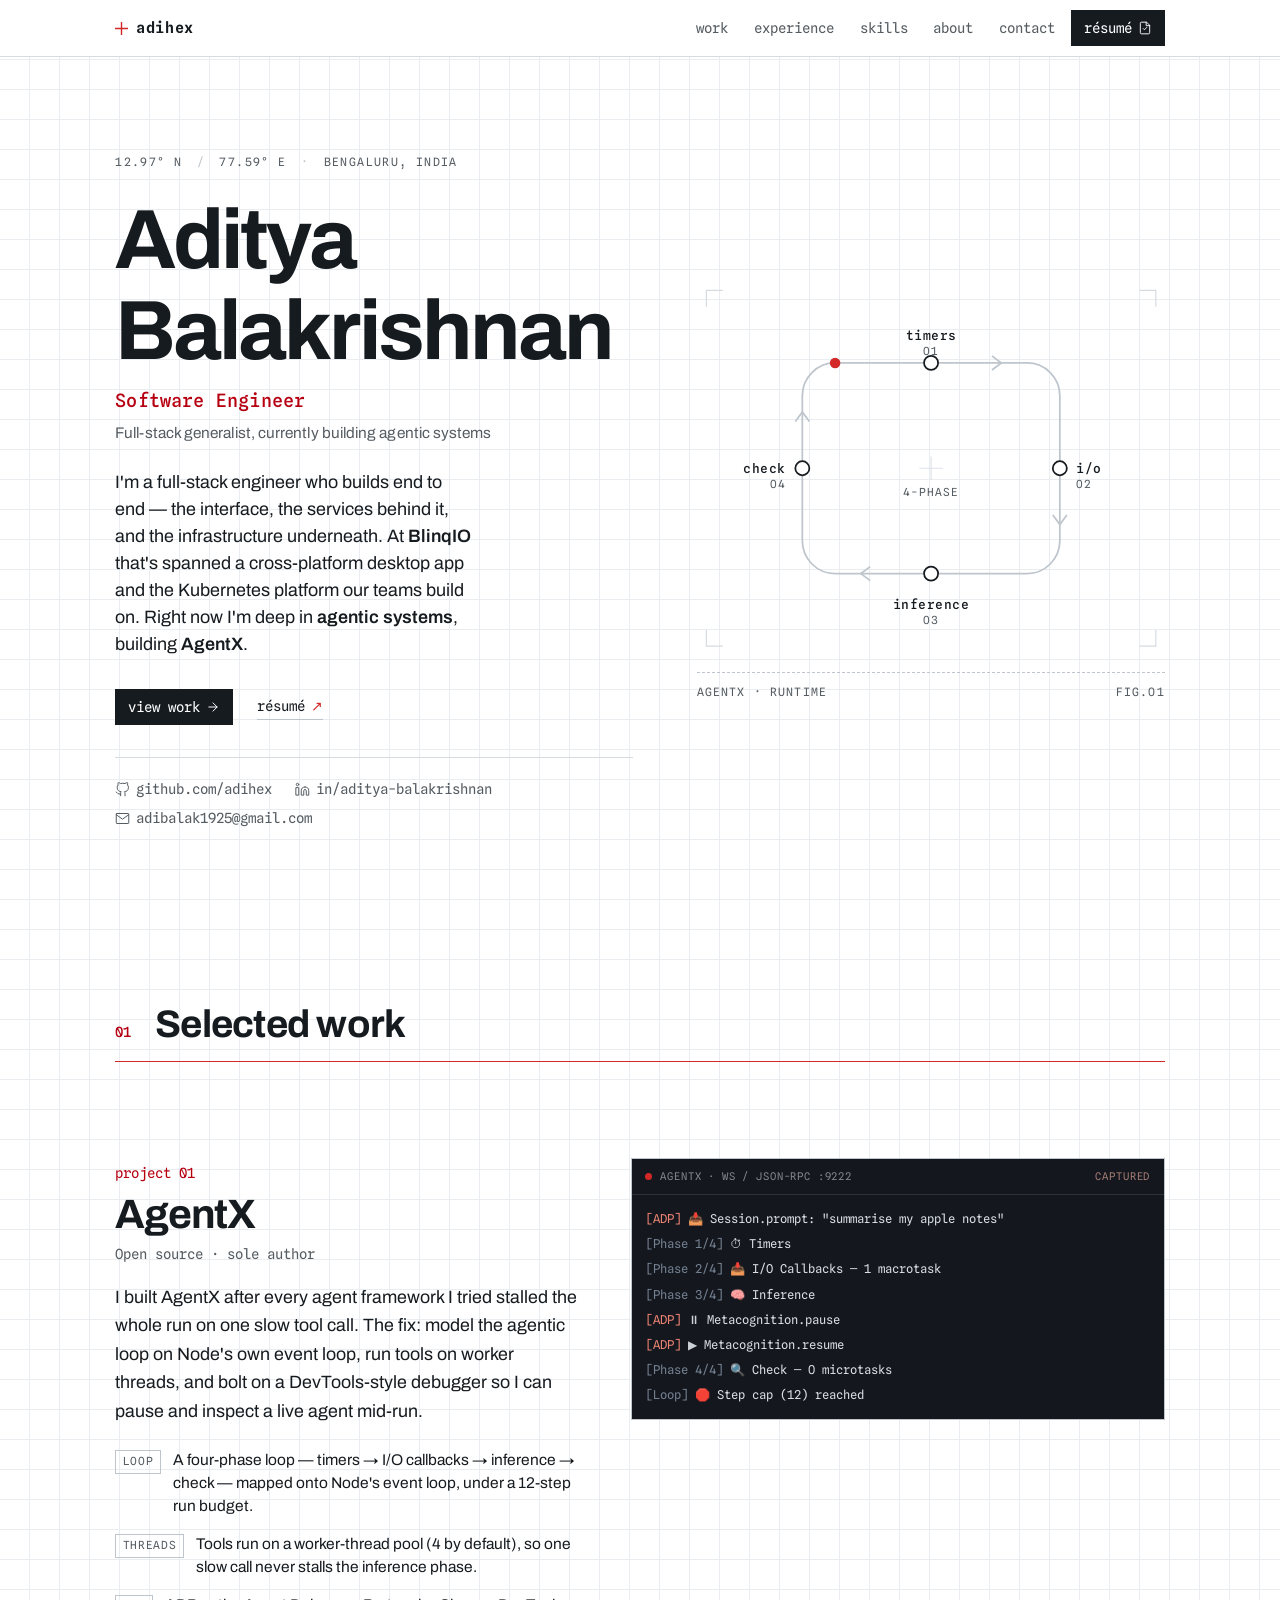
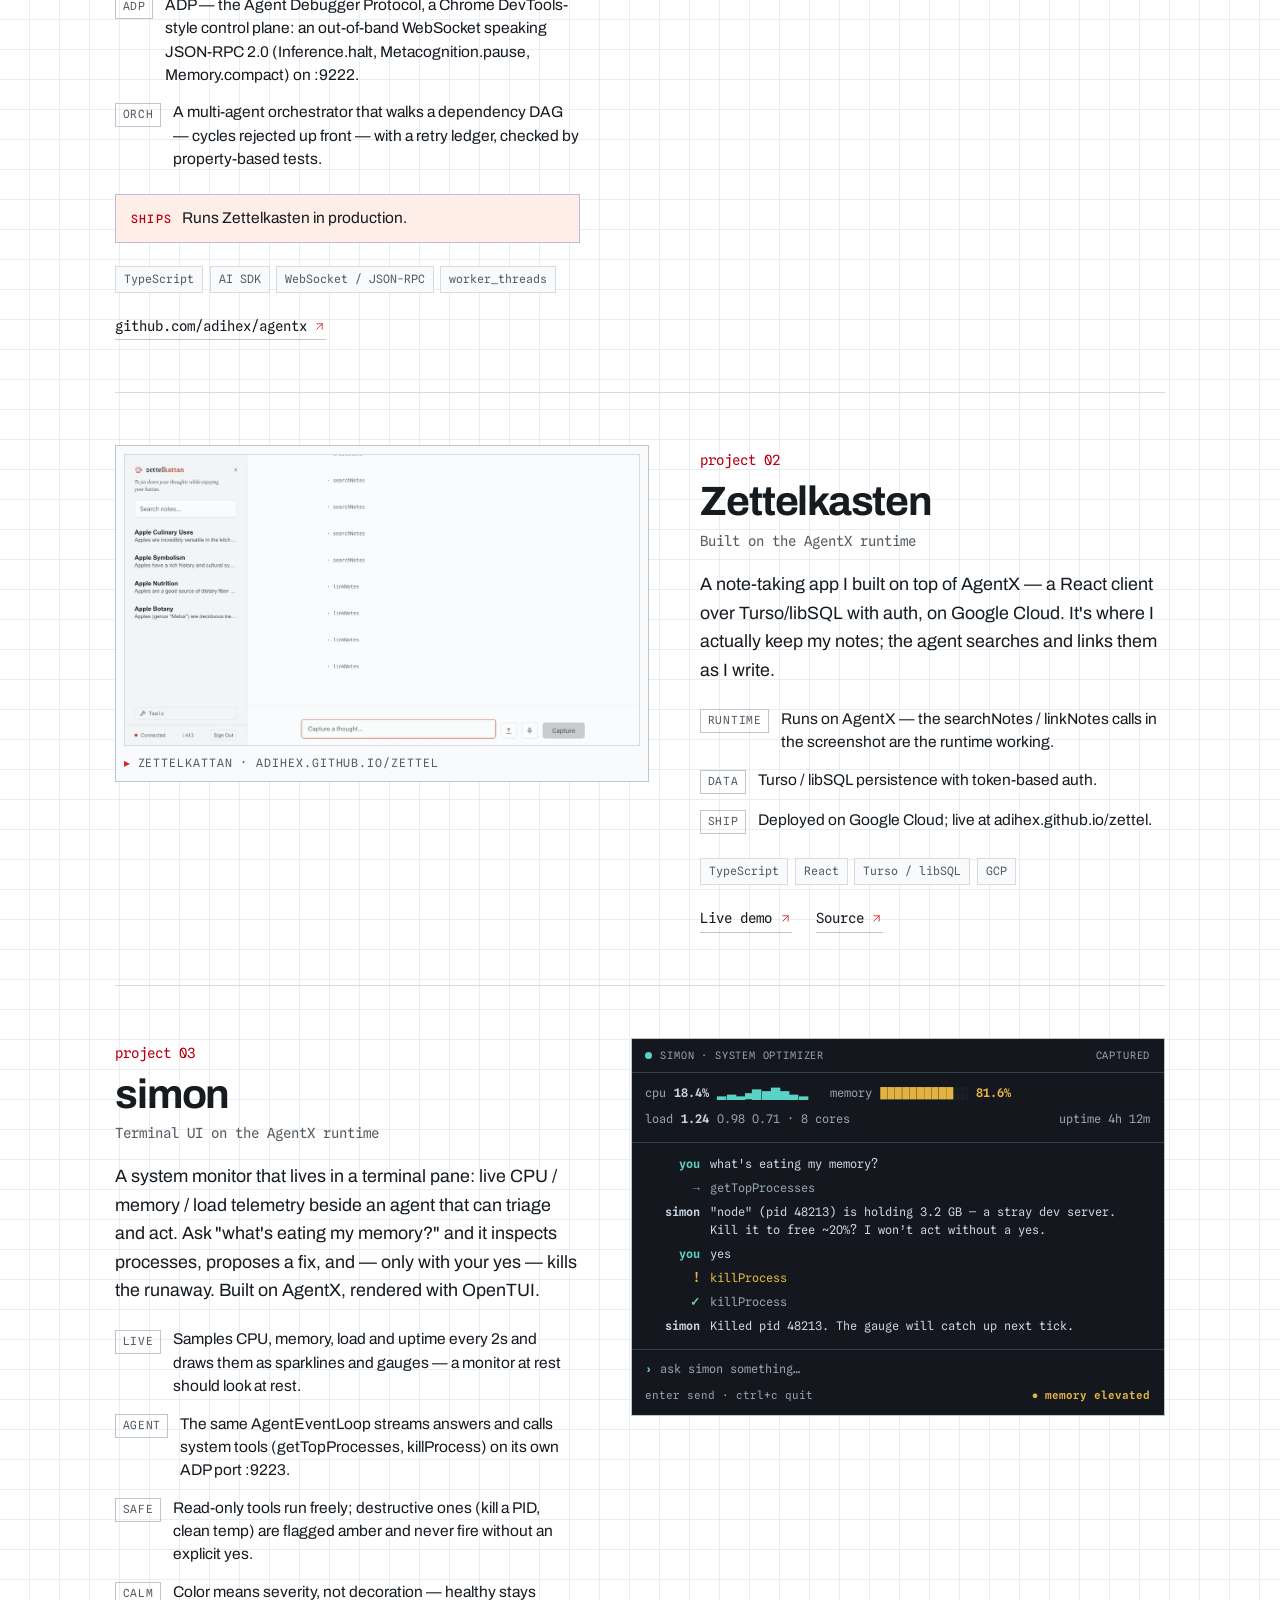
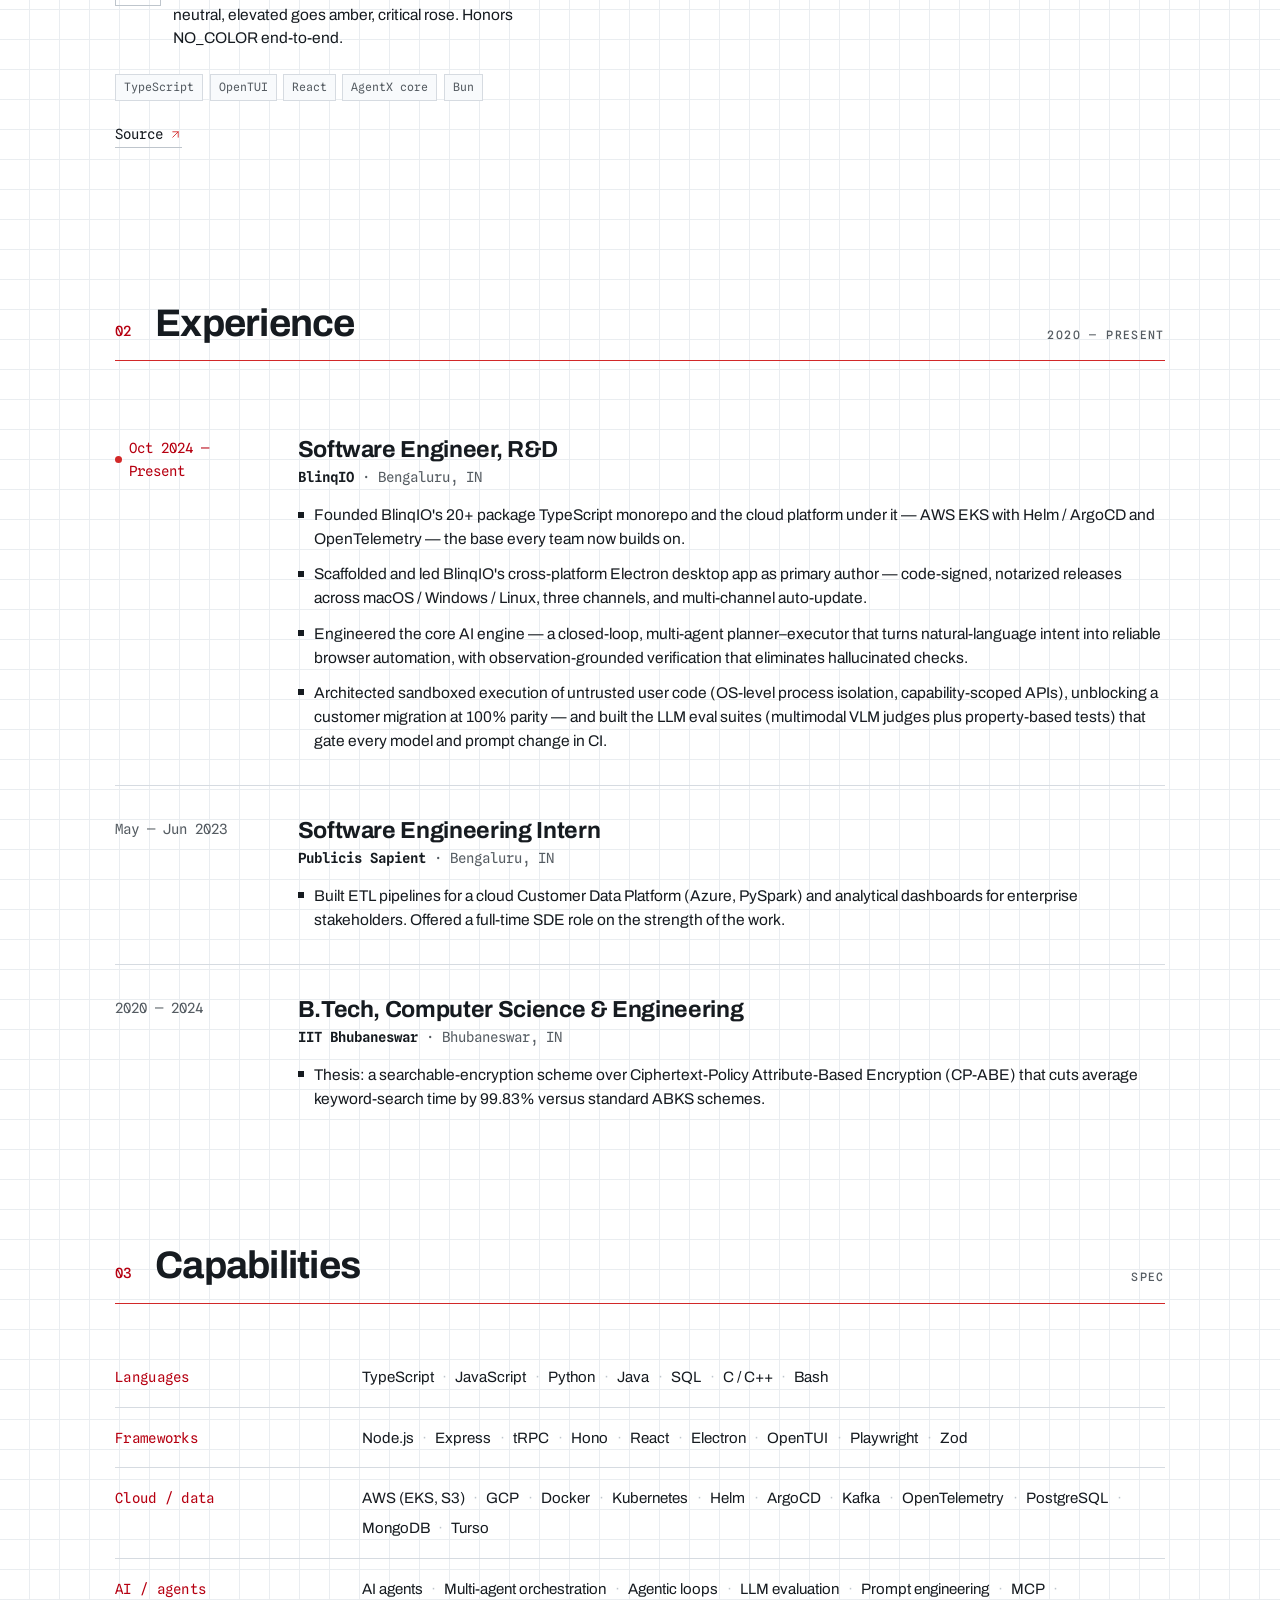
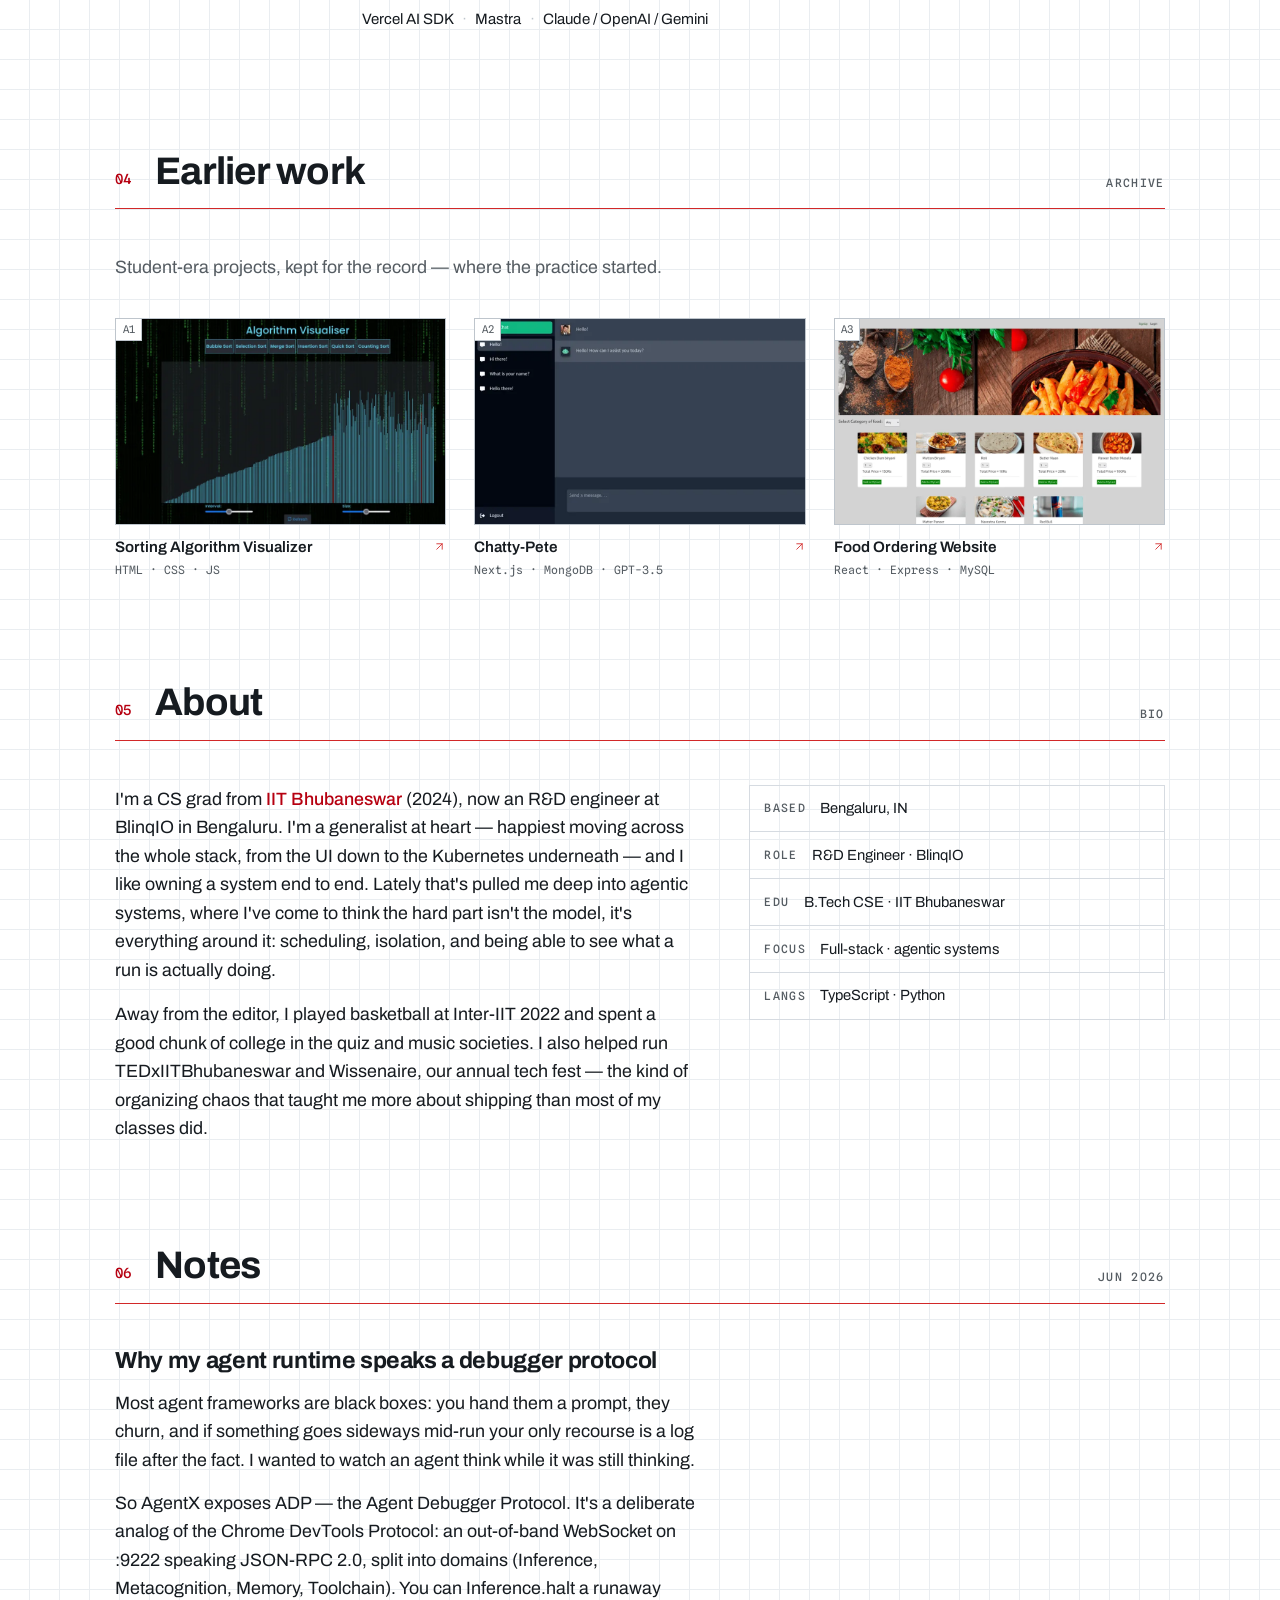
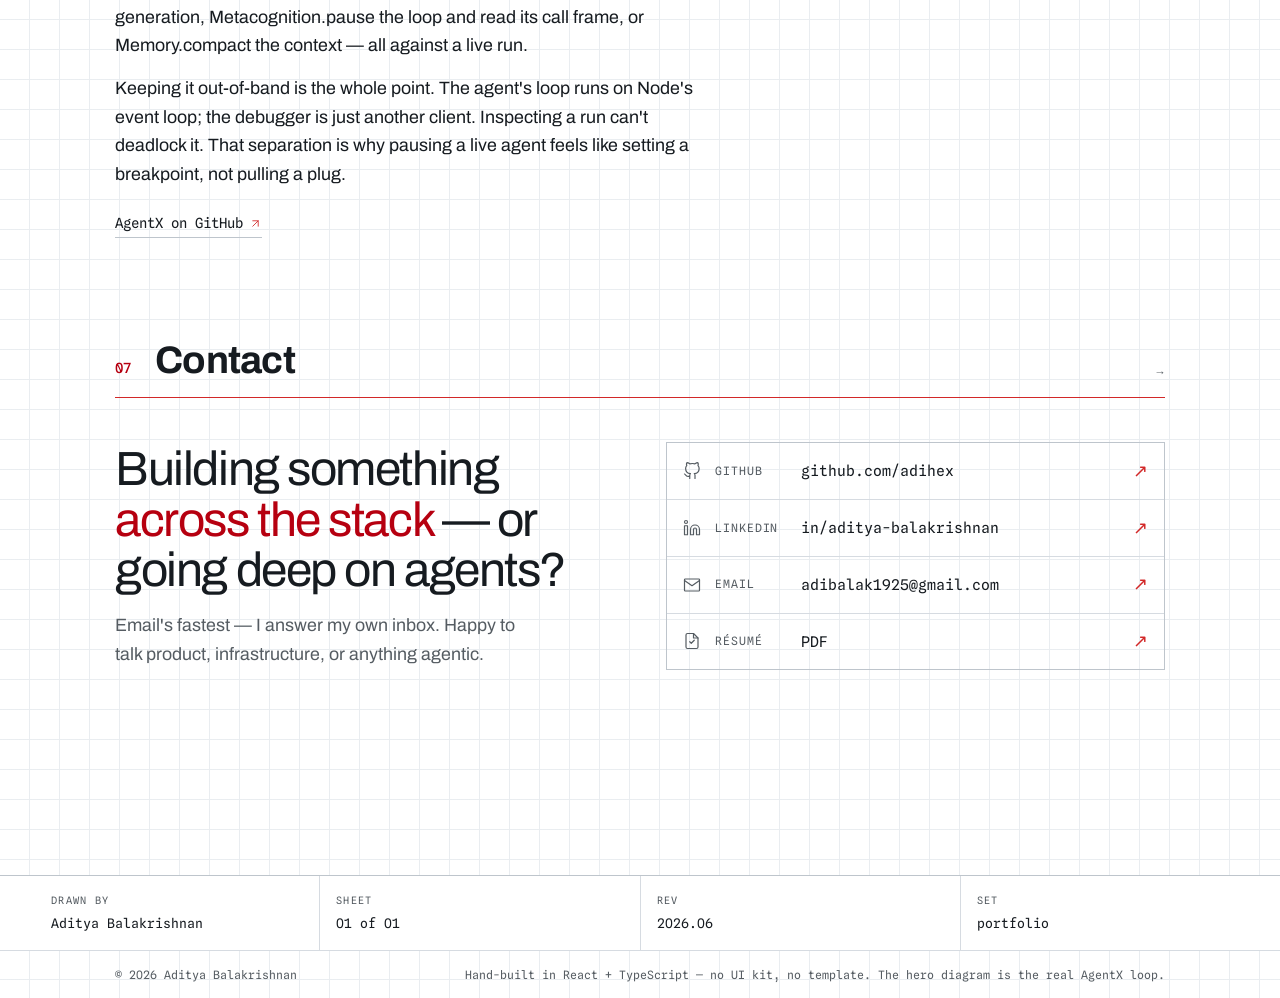
<file: index.html>
<!doctype html>
<html lang="en">
  <head>
    <meta charset="UTF-8" />
    <meta name="viewport" content="width=device-width, initial-scale=1.0" />
    <meta name="theme-color" content="#ffffff" />

    <title>Aditya Balakrishnan — Software Engineer</title>
    <meta
      name="description"
      content="Aditya Balakrishnan — full-stack software engineer and generalist, currently building agentic systems. R&D engineer at BlinqIO; author of AgentX, an event-driven agent runtime; CSE, IIT Bhubaneswar."
    />
    <link rel="canonical" href="https://adihex.github.io/" />
    <meta name="author" content="Aditya Balakrishnan" />

    <!-- Open Graph / social -->
    <meta property="og:type" content="website" />
    <meta property="og:url" content="https://adihex.github.io/" />
    <meta property="og:title" content="Aditya Balakrishnan — Software Engineer" />
    <meta
      property="og:description"
      content="Full-stack engineer who builds end to end — web, desktop, and the cloud platform underneath. Lately building agentic systems like AgentX. R&D at BlinqIO."
    />
    <meta property="og:image" content="https://adihex.github.io/og.png" />
    <meta name="twitter:card" content="summary_large_image" />
    <meta name="twitter:title" content="Aditya Balakrishnan — Software Engineer" />
    <meta
      name="twitter:description"
      content="Full-stack engineer who builds end to end — web, desktop, and the cloud platform underneath. Lately building agentic systems like AgentX. R&D at BlinqIO."
    />
    <meta name="twitter:image" content="https://adihex.github.io/og.png" />

    <!-- icons -->
    <link rel="icon" type="image/x-icon" href="/assets/favicon.ico" />
    <link rel="icon" type="image/svg+xml" href="/assets/favicon.svg" />
    <link rel="icon" type="image/png" sizes="32x32" href="/assets/favicon-32x32.png" />
    <link rel="icon" type="image/png" sizes="16x16" href="/assets/favicon-16x16.png" />
    <link rel="apple-touch-icon" sizes="180x180" href="/assets/apple-touch-icon.png" />
    <link rel="manifest" href="/assets/site.webmanifest" />

    <!-- fonts: Archivo (grotesque) + Spline Sans Mono (annotation) -->
    <link rel="preconnect" href="https://fonts.googleapis.com" />
    <link rel="preconnect" href="https://fonts.gstatic.com" crossorigin />
    <link
      href="https://fonts.googleapis.com/css2?family=Archivo:wght@400;500;600;700;800&family=Spline+Sans+Mono:wght@400;500;600&display=swap"
      rel="stylesheet"
    />
    <script type="module" crossorigin src="/assets/index-wzRD7kf2.js"></script>
    <link rel="stylesheet" crossorigin href="/assets/index-BJAtpOd6.css">
  </head>
  <body>
    <div id="root"></div>
  </body>
</html>
</file>
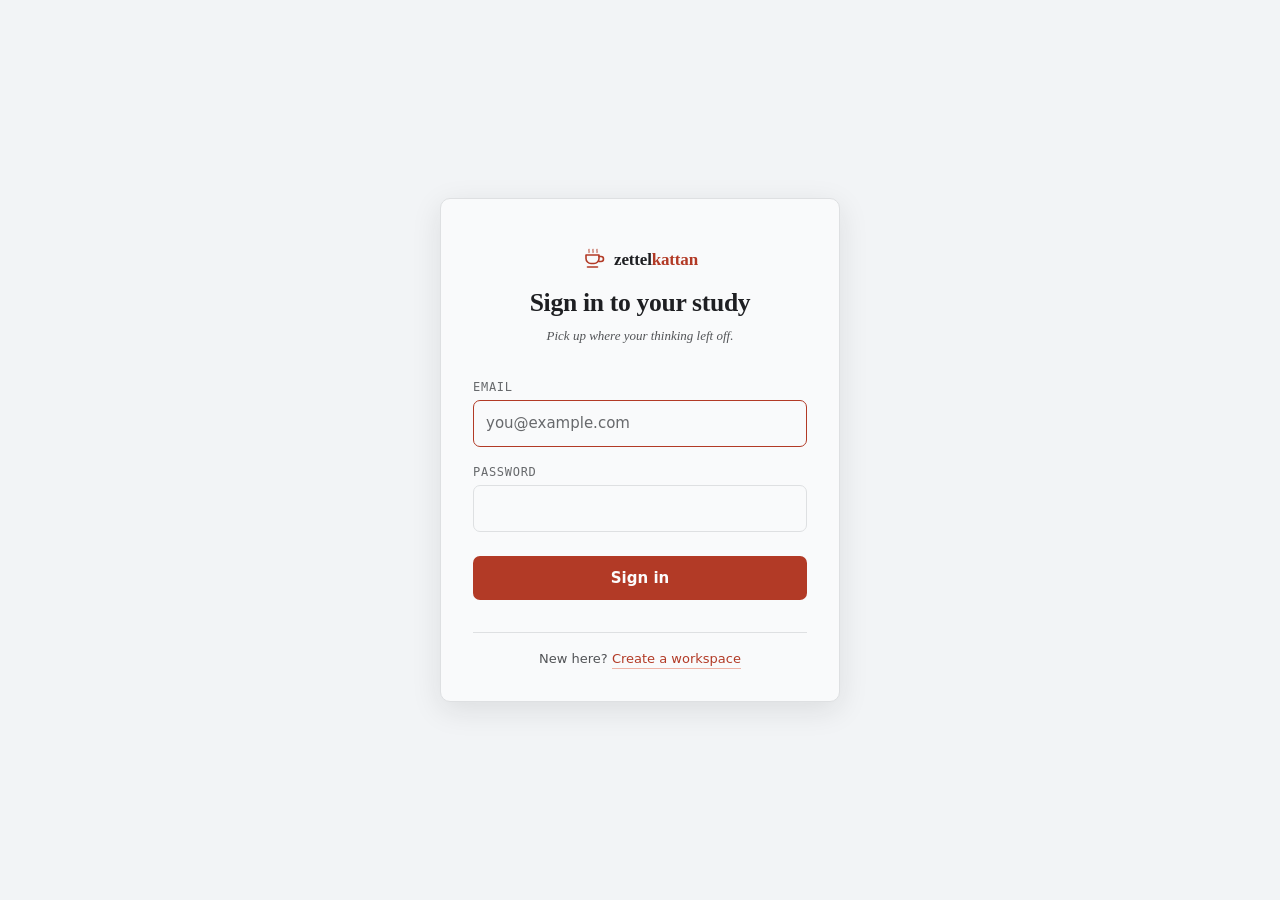
<file: zettel/index.html>
<!doctype html>
<html lang="en">
  <head>
    <meta charset="UTF-8" />
    <meta name="viewport" content="width=device-width, initial-scale=1.0" />
    <link rel="icon" type="image/svg+xml" href="/zettel/favicon.svg" />
    <title>Zettelkattan</title>
    <script type="module" crossorigin src="/zettel/assets/index-BbUwm7I8.js"></script>
    <link rel="stylesheet" crossorigin href="/zettel/assets/index-CHl9O_N4.css">
  </head>
  <body style="margin: 0; background: #fbfbfc">
    <div id="root"></div>
  </body>
</html>
</file>
<file: assets/index-BJAtpOd6.css>
*,:before,:after{--tw-border-spacing-x: 0;--tw-border-spacing-y: 0;--tw-translate-x: 0;--tw-translate-y: 0;--tw-rotate: 0;--tw-skew-x: 0;--tw-skew-y: 0;--tw-scale-x: 1;--tw-scale-y: 1;--tw-pan-x: ;--tw-pan-y: ;--tw-pinch-zoom: ;--tw-scroll-snap-strictness: proximity;--tw-gradient-from-position: ;--tw-gradient-via-position: ;--tw-gradient-to-position: ;--tw-ordinal: ;--tw-slashed-zero: ;--tw-numeric-figure: ;--tw-numeric-spacing: ;--tw-numeric-fraction: ;--tw-ring-inset: ;--tw-ring-offset-width: 0px;--tw-ring-offset-color: #fff;--tw-ring-color: rgb(59 130 246 / .5);--tw-ring-offset-shadow: 0 0 #0000;--tw-ring-shadow: 0 0 #0000;--tw-shadow: 0 0 #0000;--tw-shadow-colored: 0 0 #0000;--tw-blur: ;--tw-brightness: ;--tw-contrast: ;--tw-grayscale: ;--tw-hue-rotate: ;--tw-invert: ;--tw-saturate: ;--tw-sepia: ;--tw-drop-shadow: ;--tw-backdrop-blur: ;--tw-backdrop-brightness: ;--tw-backdrop-contrast: ;--tw-backdrop-grayscale: ;--tw-backdrop-hue-rotate: ;--tw-backdrop-invert: ;--tw-backdrop-opacity: ;--tw-backdrop-saturate: ;--tw-backdrop-sepia: ;--tw-contain-size: ;--tw-contain-layout: ;--tw-contain-paint: ;--tw-contain-style: }::backdrop{--tw-border-spacing-x: 0;--tw-border-spacing-y: 0;--tw-translate-x: 0;--tw-translate-y: 0;--tw-rotate: 0;--tw-skew-x: 0;--tw-skew-y: 0;--tw-scale-x: 1;--tw-scale-y: 1;--tw-pan-x: ;--tw-pan-y: ;--tw-pinch-zoom: ;--tw-scroll-snap-strictness: proximity;--tw-gradient-from-position: ;--tw-gradient-via-position: ;--tw-gradient-to-position: ;--tw-ordinal: ;--tw-slashed-zero: ;--tw-numeric-figure: ;--tw-numeric-spacing: ;--tw-numeric-fraction: ;--tw-ring-inset: ;--tw-ring-offset-width: 0px;--tw-ring-offset-color: #fff;--tw-ring-color: rgb(59 130 246 / .5);--tw-ring-offset-shadow: 0 0 #0000;--tw-ring-shadow: 0 0 #0000;--tw-shadow: 0 0 #0000;--tw-shadow-colored: 0 0 #0000;--tw-blur: ;--tw-brightness: ;--tw-contrast: ;--tw-grayscale: ;--tw-hue-rotate: ;--tw-invert: ;--tw-saturate: ;--tw-sepia: ;--tw-drop-shadow: ;--tw-backdrop-blur: ;--tw-backdrop-brightness: ;--tw-backdrop-contrast: ;--tw-backdrop-grayscale: ;--tw-backdrop-hue-rotate: ;--tw-backdrop-invert: ;--tw-backdrop-opacity: ;--tw-backdrop-saturate: ;--tw-backdrop-sepia: ;--tw-contain-size: ;--tw-contain-layout: ;--tw-contain-paint: ;--tw-contain-style: }*,:before,:after{box-sizing:border-box;border-width:0;border-style:solid;border-color:#e5e7eb}:before,:after{--tw-content: ""}html,:host{line-height:1.5;-webkit-text-size-adjust:100%;-moz-tab-size:4;-o-tab-size:4;tab-size:4;font-family:ui-sans-serif,system-ui,sans-serif,"Apple Color Emoji","Segoe UI Emoji",Segoe UI Symbol,"Noto Color Emoji";font-feature-settings:normal;font-variation-settings:normal;-webkit-tap-highlight-color:transparent}body{margin:0;line-height:inherit}hr{height:0;color:inherit;border-top-width:1px}abbr:where([title]){-webkit-text-decoration:underline dotted;text-decoration:underline dotted}h1,h2,h3,h4,h5,h6{font-size:inherit;font-weight:inherit}a{color:inherit;text-decoration:inherit}b,strong{font-weight:bolder}code,kbd,samp,pre{font-family:ui-monospace,SFMono-Regular,Menlo,Monaco,Consolas,Liberation Mono,Courier New,monospace;font-feature-settings:normal;font-variation-settings:normal;font-size:1em}small{font-size:80%}sub,sup{font-size:75%;line-height:0;position:relative;vertical-align:baseline}sub{bottom:-.25em}sup{top:-.5em}table{text-indent:0;border-color:inherit;border-collapse:collapse}button,input,optgroup,select,textarea{font-family:inherit;font-feature-settings:inherit;font-variation-settings:inherit;font-size:100%;font-weight:inherit;line-height:inherit;letter-spacing:inherit;color:inherit;margin:0;padding:0}button,select{text-transform:none}button,input:where([type=button]),input:where([type=reset]),input:where([type=submit]){-webkit-appearance:button;background-color:transparent;background-image:none}:-moz-focusring{outline:auto}:-moz-ui-invalid{box-shadow:none}progress{vertical-align:baseline}::-webkit-inner-spin-button,::-webkit-outer-spin-button{height:auto}[type=search]{-webkit-appearance:textfield;outline-offset:-2px}::-webkit-search-decoration{-webkit-appearance:none}::-webkit-file-upload-button{-webkit-appearance:button;font:inherit}summary{display:list-item}blockquote,dl,dd,h1,h2,h3,h4,h5,h6,hr,figure,p,pre{margin:0}fieldset{margin:0;padding:0}legend{padding:0}ol,ul,menu{list-style:none;margin:0;padding:0}dialog{padding:0}textarea{resize:vertical}input::-moz-placeholder,textarea::-moz-placeholder{opacity:1;color:#9ca3af}input::placeholder,textarea::placeholder{opacity:1;color:#9ca3af}button,[role=button]{cursor:pointer}:disabled{cursor:default}img,svg,video,canvas,audio,iframe,embed,object{display:block;vertical-align:middle}img,video{max-width:100%;height:auto}[hidden]:where(:not([hidden=until-found])){display:none}.container{width:100%}@media (min-width: 640px){.container{max-width:640px}}@media (min-width: 768px){.container{max-width:768px}}@media (min-width: 1024px){.container{max-width:1024px}}@media (min-width: 1280px){.container{max-width:1280px}}@media (min-width: 1536px){.container{max-width:1536px}}.visible{visibility:visible}.static{position:static}.transform{transform:translate(var(--tw-translate-x),var(--tw-translate-y)) rotate(var(--tw-rotate)) skew(var(--tw-skew-x)) skewY(var(--tw-skew-y)) scaleX(var(--tw-scale-x)) scaleY(var(--tw-scale-y))}.filter{filter:var(--tw-blur) var(--tw-brightness) var(--tw-contrast) var(--tw-grayscale) var(--tw-hue-rotate) var(--tw-invert) var(--tw-saturate) var(--tw-sepia) var(--tw-drop-shadow)}.transition{transition-property:color,background-color,border-color,text-decoration-color,fill,stroke,opacity,box-shadow,transform,filter,backdrop-filter;transition-timing-function:cubic-bezier(.4,0,.2,1);transition-duration:.15s}:root{--bg: oklch(1 0 0);--surface: oklch(.985 .003 240);--surface-2: oklch(.966 .005 240);--ink: oklch(.22 .012 250);--muted: oklch(.47 .013 250);--grid: oklch(.945 .006 250);--line: oklch(.89 .01 250);--line-2: oklch(.82 .013 250);--accent: oklch(.56 .205 27);--accent-ink: oklch(.487 .2 27);--accent-wash: oklch(.965 .028 30);--sans: "Archivo", ui-sans-serif, system-ui, -apple-system, sans-serif;--mono: "Spline Sans Mono", ui-monospace, "SF Mono", "Menlo", monospace;--t-display: clamp(2.25rem, 7vw, 5.25rem);--t-h2: clamp(1.6rem, 3.6vw, 2.4rem);--t-h3: clamp(1.18rem, 2vw, 1.45rem);--t-body: clamp(1rem, .97rem + .18vw, 1.12rem);--t-small: .875rem;--t-label: .72rem;--measure: 72rem;--gutter: clamp(1.15rem, 4vw, 3.5rem);--section-y: clamp(3.5rem, 8vw, 6.5rem);--ease: cubic-bezier(.16, 1, .3, 1);--dur: .7s}*{box-sizing:border-box}html{-webkit-text-size-adjust:100%;scroll-behavior:smooth}body{margin:0;font-family:var(--sans);font-size:var(--t-body);line-height:1.6;color:var(--ink);background-color:var(--bg);background-image:linear-gradient(var(--grid) 1px,transparent 1px),linear-gradient(90deg,var(--grid) 1px,transparent 1px);background-size:30px 30px;background-position:-1px -1px;overflow-x:clip;-webkit-font-smoothing:antialiased;text-rendering:optimizeLegibility;font-feature-settings:"ss01","cv01"}::-moz-selection{background:var(--accent-wash);color:var(--accent-ink)}::selection{background:var(--accent-wash);color:var(--accent-ink)}h1,h2,h3,h4{margin:0;font-weight:700;line-height:1.08;letter-spacing:-.02em;text-wrap:balance}p{margin:0;text-wrap:pretty}a{color:inherit;text-decoration:none}:focus-visible{outline:2px solid var(--accent);outline-offset:3px;border-radius:1px}.wrap{width:100%;max-width:var(--measure);margin-inline:auto;padding-inline:var(--gutter)}.mono{font-family:var(--mono);font-feature-settings:"zero" 1}.label{font-family:var(--mono);font-size:var(--t-label);letter-spacing:.12em;text-transform:uppercase;color:var(--muted);font-weight:500}.rule{height:1px;background:var(--line);border:0;width:100%}.dot{display:inline-block;width:7px;height:7px;border-radius:50%;background:var(--accent);flex:none}.link{color:var(--ink);background-image:linear-gradient(var(--accent),var(--accent));background-size:0% 1.5px;background-repeat:no-repeat;background-position:0 100%;transition:background-size .35s var(--ease),color .2s ease}.link:hover,.link:focus-visible{color:var(--accent-ink);background-size:100% 1.5px}.out{font-family:var(--mono);font-size:var(--t-small);color:var(--ink);display:inline-flex;align-items:center;gap:.45em;border-bottom:1.5px solid var(--line-2);padding-bottom:2px;transition:color .2s ease,border-color .25s ease}.out .arrow{transition:transform .3s var(--ease);color:var(--accent)}.out:hover,.out:focus-visible{color:var(--accent-ink);border-color:var(--accent)}.out:hover .arrow,.out:focus-visible .arrow{transform:translate(3px,-3px)}.sheet{padding-block:var(--section-y);position:relative;scroll-margin-top:5rem}.sheet+.sheet{padding-top:0}.titleblock{display:flex;align-items:baseline;gap:clamp(.75rem,2vw,1.5rem);padding-bottom:1rem;margin-bottom:clamp(1.75rem,4vw,2.75rem);border-bottom:1px solid var(--line-2);position:relative}.titleblock__no{font-family:var(--mono);font-size:var(--t-small);color:var(--accent-ink);font-weight:500;flex:none}.titleblock__title{font-size:var(--t-h2);font-weight:700;letter-spacing:-.02em}.titleblock__meta{margin-left:auto;align-self:end;text-align:right}.titleblock:after{content:"";position:absolute;left:0;bottom:-1px;height:1px;width:100%;background:var(--accent);transform:scaleX(0);transform-origin:left center;transition:transform .9s var(--ease)}.is-visible .titleblock:after{transform:scaleX(1)}.nav{position:sticky;top:0;z-index:100;background:color-mix(in oklch,var(--bg) 86%,transparent);-webkit-backdrop-filter:saturate(1.1) blur(8px);backdrop-filter:saturate(1.1) blur(8px);border-bottom:1px solid var(--line)}.nav__inner{display:flex;align-items:center;gap:1rem;height:3.5rem}.nav__brand{font-family:var(--mono);font-weight:600;letter-spacing:.04em;font-size:.95rem;display:inline-flex;align-items:center;gap:.5rem}.nav__brand .tick{color:var(--accent)}.nav__links{display:flex;gap:clamp(.9rem,2vw,1.6rem);margin-left:auto}.nav__links a{font-family:var(--mono);font-size:var(--t-small);color:var(--muted);position:relative;padding-block:.2rem;transition:color .2s ease}.nav__links a:hover,.nav__links a:focus-visible{color:var(--ink)}.nav__resume{font-family:var(--mono);font-size:var(--t-small);color:var(--bg);background:var(--ink);padding:.42rem .8rem;display:inline-flex;align-items:center;gap:.4rem;transition:background .2s ease;white-space:nowrap}.nav__resume:hover,.nav__resume:focus-visible{background:var(--accent-ink)}@media (max-width: 720px){.nav__links{display:none}.nav__resume{margin-left:auto}}.hero{padding-top:clamp(3rem,8vw,6rem);padding-bottom:clamp(2.5rem,6vw,4.5rem);position:relative}.hero__grid{display:grid;grid-template-columns:minmax(0,1.05fr) minmax(0,.95fr);gap:clamp(1.5rem,5vw,4rem);align-items:center}@media (max-width: 880px){.hero__grid{grid-template-columns:minmax(0,1fr);gap:2.5rem}}.hero__coord{font-family:var(--mono);font-size:var(--t-label);letter-spacing:.12em;text-transform:uppercase;color:var(--muted);display:flex;flex-wrap:wrap;gap:.5rem .9rem;margin-bottom:1.5rem}.hero__coord .sep{color:var(--line-2)}.hero__intro,.hero__art{min-width:0}.hero h1{font-size:var(--t-display);letter-spacing:-.035em;margin-bottom:.6rem;overflow-wrap:break-word;max-width:100%}.hero__role{font-family:var(--mono);font-size:clamp(.95rem,1.6vw,1.15rem);font-weight:500;color:var(--accent-ink);letter-spacing:.01em;margin-bottom:.3rem}.hero__rolenote{font-size:clamp(.92rem,1.2vw,1.02rem);color:var(--muted);letter-spacing:.005em;margin-bottom:1.5rem}.hero__lede{font-size:clamp(1.05rem,1.4vw,1.3rem);color:var(--ink);max-width:36ch;line-height:1.5;margin-bottom:2rem}.hero__lede b{font-weight:600}.hero__actions{display:flex;flex-wrap:wrap;gap:.75rem 1.5rem;align-items:center}.idcard{display:flex;flex-wrap:wrap;gap:.4rem 1.4rem;margin-top:2rem;padding-top:1.25rem;border-top:1px solid var(--line)}.idcard a{font-family:var(--mono);font-size:var(--t-small);color:var(--muted);transition:color .2s ease;display:inline-flex;gap:.45em;align-items:center}.idcard a:hover,.idcard a:focus-visible{color:var(--accent-ink)}.idcard svg{width:15px;height:15px;flex:none}.idcard a{max-width:100%;overflow:hidden;text-overflow:ellipsis}@media (max-width: 520px){.idcard{flex-direction:column;gap:.55rem}}.schematic{width:100%}.schematic figure{margin:0}.schematic svg{width:100%;height:auto;display:block;overflow:visible}.schematic .stroke{fill:none;stroke:var(--line-2);stroke-width:1.5}.schematic .stroke--dim{fill:none;stroke:var(--line);stroke-width:1}.schematic .node{fill:var(--bg);stroke:var(--ink);stroke-width:1.5}.schematic .nodelabel{font-family:var(--mono);font-size:11px;fill:var(--ink);font-weight:500;letter-spacing:.04em}.schematic .axislabel{font-family:var(--mono);font-size:9.5px;fill:var(--muted);letter-spacing:.1em;text-transform:uppercase}.schematic .pulse{fill:var(--accent)}.schematic figcaption{font-family:var(--mono);font-size:var(--t-label);letter-spacing:.1em;text-transform:uppercase;color:var(--muted);margin-top:1rem;display:flex;justify-content:space-between;border-top:1px dashed var(--line-2);padding-top:.6rem}.schematic .draw{stroke-dasharray:var(--len, 1200);stroke-dashoffset:var(--len, 1200);animation:draw 1.6s var(--ease) .2s forwards}@keyframes draw{to{stroke-dashoffset:0}}.project{display:grid;grid-template-columns:minmax(0,1fr) minmax(0,1.15fr);gap:clamp(1.5rem,4vw,3.25rem);padding-block:clamp(2rem,5vw,3.25rem);align-items:start}.project+.project{border-top:1px solid var(--line)}.project--flip{grid-template-columns:minmax(0,1.15fr) minmax(0,1fr)}.project--flip .project__art{order:-1}.project__body,.project__art{min-width:0}@media (max-width: 880px){.project,.project--flip{grid-template-columns:minmax(0,1fr);gap:1.75rem}.project--flip .project__art{order:0}}.project__index{font-family:var(--mono);font-size:var(--t-small);color:var(--accent-ink)}.project__title{font-size:clamp(1.8rem,3.2vw,2.6rem);letter-spacing:-.03em;margin:.4rem 0 .35rem}.project__kicker{font-family:var(--mono);font-size:var(--t-small);color:var(--muted);margin-bottom:1.1rem}.project__lede{color:var(--ink);margin-bottom:1.4rem;max-width:52ch}.callouts{list-style:none;margin:0 0 1.5rem;padding:0;display:grid;gap:.9rem}.callouts li{display:grid;grid-template-columns:auto 1fr;gap:.75rem;align-items:start}.callouts .ckey{font-family:var(--mono);font-size:.7rem;letter-spacing:.06em;color:var(--muted);border:1px solid var(--line-2);padding:.12rem .4rem;white-space:nowrap;margin-top:.15rem;text-transform:uppercase}.callouts .cval{color:var(--ink);font-size:.97rem;line-height:1.5}.callouts .cval b{font-weight:600}.outcome{display:flex;gap:.6rem;align-items:baseline;font-size:.97rem;color:var(--ink);background:var(--accent-wash);border-left:0;border:1px solid color-mix(in oklch,var(--accent) 25%,var(--line));padding:.7rem .9rem;margin-bottom:1.4rem}.outcome .label{color:var(--accent-ink)}.stacktags{display:flex;flex-wrap:wrap;gap:.4rem;margin-bottom:1.4rem}.stacktags span{font-family:var(--mono);font-size:.72rem;color:var(--muted);border:1px solid var(--line);padding:.2rem .5rem;background:var(--surface)}.project__links{display:flex;flex-wrap:wrap;gap:1.5rem}.timeline{position:relative;display:grid;gap:0}.tl-item{display:grid;grid-template-columns:minmax(7rem,9rem) 1fr;gap:clamp(1rem,3vw,2.5rem);padding-block:clamp(1.4rem,3vw,2rem);position:relative}.tl-item+.tl-item{border-top:1px solid var(--line)}.tl-when{font-family:var(--mono);font-size:var(--t-small);color:var(--muted)}.tl-when .now{color:var(--accent-ink);display:inline-flex;align-items:center;gap:.4rem}.tl-role{font-size:var(--t-h3);font-weight:700;letter-spacing:-.015em}.tl-org{font-family:var(--mono);font-size:var(--t-small);color:var(--muted);margin:.25rem 0 .9rem}.tl-org b{color:var(--ink);font-weight:600}.tl-points{list-style:none;margin:0;padding:0;display:grid;gap:.7rem}.tl-points li{display:grid;grid-template-columns:auto 1fr;gap:.65rem;align-items:start;color:var(--ink);font-size:.97rem;line-height:1.55}.tl-points li:before{content:"";width:6px;height:6px;margin-top:.55em;background:var(--ink)}.tl-points b{font-weight:600}@media (max-width: 640px){.tl-item{grid-template-columns:1fr;gap:.6rem}}.specs{display:grid;gap:0}.spec-row{display:grid;grid-template-columns:minmax(9rem,13rem) 1fr;gap:clamp(1rem,3vw,2.5rem);padding-block:1.1rem;align-items:baseline}.spec-row+.spec-row{border-top:1px solid var(--line)}.spec-key{font-family:var(--mono);font-size:var(--t-small);color:var(--accent-ink);letter-spacing:.02em}.spec-val{display:flex;flex-wrap:wrap;gap:.4rem .5rem}.spec-val span{font-size:.94rem;color:var(--ink)}.spec-val span:not(:last-child):after{content:"·";color:var(--line-2);margin-left:.55rem}@media (max-width: 560px){.spec-row{grid-template-columns:1fr;gap:.5rem}}.prose-grid{display:grid;grid-template-columns:minmax(0,1.4fr) minmax(0,1fr);gap:clamp(1.5rem,4vw,3.5rem);align-items:start}@media (max-width: 760px){.prose-grid{grid-template-columns:1fr;gap:1.75rem}}.prose p{color:var(--ink);max-width:60ch}.prose p+p{margin-top:1rem}.prose .accenttext{color:var(--accent-ink);font-weight:500}.facts{display:grid;gap:0;border:1px solid var(--line)}.fact{display:grid;grid-template-columns:auto 1fr;gap:.9rem;padding:.7rem .9rem}.fact+.fact{border-top:1px solid var(--line)}.fact .label{align-self:center}.fact .v{font-size:.92rem;color:var(--ink)}.contact{display:grid;grid-template-columns:minmax(0,1fr) minmax(0,1fr);gap:clamp(1.5rem,4vw,3.5rem);align-items:center}@media (max-width: 760px){.contact{grid-template-columns:1fr;gap:1.75rem}}.contact__big{font-size:clamp(1.8rem,4.5vw,3rem);letter-spacing:-.03em;line-height:1.05}.contact__big .red{color:var(--accent-ink)}.contact__sub{color:var(--muted);margin-top:1rem;max-width:40ch}.contact__links{display:grid;gap:0;border:1px solid var(--line-2)}.cl-row{display:flex;align-items:center;gap:.9rem;padding:.85rem 1rem;transition:background .2s ease,color .2s ease}.cl-row+.cl-row{border-top:1px solid var(--line)}.cl-row:hover,.cl-row:focus-visible{background:var(--surface);color:var(--accent-ink)}.cl-row svg{width:18px;height:18px;flex:none;color:var(--muted)}.cl-row:hover svg,.cl-row:focus-visible svg{color:var(--accent)}.cl-k{font-family:var(--mono);font-size:.72rem;letter-spacing:.08em;text-transform:uppercase;color:var(--muted);width:4.5rem;flex:none}.cl-v{font-family:var(--mono);font-size:.92rem;color:var(--ink);overflow:hidden;text-overflow:ellipsis}.cl-row .arrow{margin-left:auto;color:var(--accent)}.foot{border-top:1px solid var(--line-2);margin-top:var(--section-y)}.foot__inner{display:grid;grid-template-columns:repeat(4,1fr);gap:1px;background:var(--line);border-bottom:1px solid var(--line)}.foot__cell{background:var(--bg);padding:1rem var(--gutter)}.foot__cell:nth-child(2),.foot__cell:nth-child(3),.foot__cell:nth-child(4){padding-inline:1rem}.foot__k{font-family:var(--mono);font-size:.64rem;letter-spacing:.12em;text-transform:uppercase;color:var(--muted)}.foot__v{font-family:var(--mono);font-size:.82rem;color:var(--ink);margin-top:.3rem}@media (max-width: 720px){.foot__inner{grid-template-columns:repeat(2,1fr)}}.foot__bar{display:flex;justify-content:space-between;flex-wrap:wrap;gap:.5rem;padding:.9rem var(--gutter)}.foot__bar span{font-family:var(--mono);font-size:.72rem;color:var(--muted)}.reveal-init{opacity:0;transform:translateY(10px)}.reveal-in{opacity:1;transform:none;transition:opacity .6s var(--ease),transform .6s var(--ease)}.lede-muted{color:var(--muted);max-width:60ch;margin-bottom:clamp(1.5rem,3vw,2.25rem)}@keyframes rise{0%{opacity:0;transform:translateY(14px)}}.rise{animation:rise .85s var(--ease) both}.term{background:#14171d;border:1px solid var(--line-2);font-family:var(--mono);color:#ccd1d9;overflow:hidden}.term__bar{display:flex;align-items:center;gap:.5rem;padding:.55rem .85rem;border-bottom:1px solid oklch(.32 .012 255);font-size:.66rem;letter-spacing:.08em;text-transform:uppercase;color:#81878d}.term__dot{width:7px;height:7px;border-radius:50%;background:var(--accent);flex:none}.term__cap{margin-left:auto;color:#a27b74}.term__log{padding:.9rem;display:grid;gap:.36rem;font-size:.76rem}.term__line{white-space:nowrap;overflow:hidden;text-overflow:ellipsis}.term__p{color:#748192}.term__p.adp{color:#eb8373}.term__m{color:#d9dfe6}.simon{--s-accent: #5bd2c7;--s-ink: #c8d3e0;--s-muted: #93a1b0;--s-border: #34424f;--s-track: #3a4754;--s-warn: #e3b341;--s-ok: #73d49a;background:#14171d;border:1px solid var(--line-2);font-family:var(--mono);color:var(--s-ink);overflow:hidden;font-size:.74rem;line-height:1.5}.simon__bar{display:flex;align-items:center;gap:.5rem;padding:.55rem .85rem;border-bottom:1px solid var(--s-border);font-size:.64rem;letter-spacing:.08em;text-transform:uppercase;color:var(--s-muted)}.simon__dot{width:7px;height:7px;border-radius:50%;background:var(--s-accent);flex:none}.simon__cap{margin-left:auto;color:var(--s-muted)}.simon__head{display:flex;flex-wrap:wrap;align-items:baseline;gap:.5rem 1.4rem;padding:.8rem .85rem;border-bottom:1px solid var(--s-border)}.simon__metric{display:flex;align-items:baseline;gap:.5rem;min-width:0}.simon__k{color:var(--s-muted)}.simon__v{font-weight:600}.simon__v--warn{color:var(--s-warn)}.simon__spark{color:var(--s-accent);letter-spacing:.02em}.simon__gauge{letter-spacing:.02em}.simon__fill--warn{color:var(--s-warn)}.simon__track{color:var(--s-track)}.simon__sub{color:var(--s-muted)}.simon__up{margin-left:auto;color:var(--s-muted)}.simon__console{padding:.8rem .85rem;display:grid;gap:.4rem}.simon__row{display:grid;grid-template-columns:3.4rem 1fr;gap:.65rem;align-items:start}.simon__gutter{text-align:right;white-space:nowrap}.simon__gutter--you{color:var(--s-accent);font-weight:600}.simon__gutter--simon{color:var(--s-ink);font-weight:600}.simon__gutter--read{color:var(--s-muted)}.simon__gutter--warn{color:var(--s-warn);font-weight:700}.simon__gutter--ok{color:var(--s-ok);font-weight:700}.simon__msg{min-width:0;text-wrap:pretty}.simon__msg--read,.simon__msg--ok{color:var(--s-muted)}.simon__msg--warn{color:var(--s-warn)}.simon__input{padding:.7rem .85rem;border-top:1px solid var(--s-border)}.simon__prompt{display:flex;align-items:center;gap:.5rem}.simon__caret{color:var(--s-accent);font-weight:700}.simon__ph{color:var(--s-muted)}.simon__status{display:flex;justify-content:space-between;gap:.75rem;margin-top:.55rem;font-size:.68rem;color:var(--s-muted)}.simon__sev{color:var(--s-warn);font-weight:600}.shot{margin:0;border:1px solid var(--line-2);background:var(--surface);padding:.5rem}.shot img{display:block;width:100%;height:auto;border:1px solid var(--line)}.shot__cap{margin-top:.55rem;font-size:var(--t-label);letter-spacing:.08em;text-transform:uppercase;color:var(--muted);display:flex;align-items:center;gap:.4rem}.shot__mark{color:var(--accent)}.contactsheet{display:grid;grid-template-columns:repeat(auto-fit,minmax(220px,1fr));gap:clamp(1rem,2.5vw,1.75rem)}.frame{display:block}.frame__shot{display:block;position:relative;aspect-ratio:16 / 10;overflow:hidden;border:1px solid var(--line-2);background:var(--surface-2)}.frame__shot img{width:100%;height:100%;-o-object-fit:cover;object-fit:cover;-o-object-position:top left;object-position:top left;display:block;transition:transform .4s var(--ease)}.frame:hover .frame__shot img,.frame:focus-visible .frame__shot img{transform:scale(1.03)}.frame:hover .frame__shot,.frame:focus-visible .frame__shot{border-color:var(--accent)}.frame__no{position:absolute;top:0;left:0;font-size:.66rem;color:var(--muted);background:var(--bg);border-right:1px solid var(--line-2);border-bottom:1px solid var(--line-2);padding:.12rem .4rem}.frame__meta{display:flex;align-items:center;justify-content:space-between;gap:.5rem;margin-top:.6rem}.frame__name{font-weight:600;color:var(--ink);font-size:.95rem}.frame__meta .arrow{color:var(--accent);flex:none}.frame__stack{display:block;font-size:.72rem;color:var(--muted);margin-top:.15rem}.essay{max-width:68ch}.essay__title{font-size:var(--t-h3);font-weight:700;letter-spacing:-.015em;margin-bottom:1rem}.essay__body p{color:var(--ink)}.essay__body p+p{margin-top:.9rem}.essay .out{margin-top:1.5rem}@media (prefers-reduced-motion: reduce){html{scroll-behavior:auto}*,*:before,*:after{animation-duration:.001ms!important;animation-iteration-count:1!important;transition-duration:.001ms!important}.schematic .draw{stroke-dashoffset:0;animation:none}.titleblock:after{transform:scaleX(1);transition:none}.reveal-init{opacity:1;transform:none}}
</file>
<file: zettel/assets/index-CHl9O_N4.css>
:root{--paper:oklch(98.5% .0015 255);--paper-rail:oklch(96.6% .003 255);--paper-sunk:oklch(94.5% .004 255);--ink:oklch(24% .006 262);--ink-2:oklch(44% .006 262);--ink-3:oklch(52% .006 262);--rule:oklch(90.5% .004 262);--rule-strong:oklch(84% .005 262);--clay:oklch(52% .16 32);--clay-strong:oklch(46% .17 32);--clay-tint:oklch(95.2% .032 32);--clay-rule:oklch(82% .07 32);--on-clay:oklch(99% 0 0);--error:oklch(52% .19 26);--error-strong:oklch(46% .2 26);--error-tint:oklch(95.5% .03 26);--error-rule:oklch(84% .07 26);--serif:"Iowan Old Style", "Charter", "Palatino", "Palatino Linotype", Georgia, serif;--sans:system-ui, -apple-system, "Segoe UI", Helvetica, Arial, sans-serif;--mono:ui-monospace, "SF Mono", "IBM Plex Mono", Menlo, Consolas, monospace;--t-xs:.75rem;--t-sm:.8125rem;--t-base:.9375rem;--t-read:1.125rem;--t-lg:1.375rem;--t-title:1.875rem;--t-hero:2.25rem;--s1:.25rem;--s2:.5rem;--s3:.75rem;--s4:1rem;--s5:1.5rem;--s6:2rem;--s7:3rem;--s8:4rem;--s9:6rem;--r-sm:4px;--r-md:7px;--r-lg:10px;--rail-w:19rem;--measure:68ch;--shadow-sm:0 1px 2px oklch(24% .006 262/.05);--shadow-pop:0 8px 30px oklch(24% .006 262/.1);--z-rail:10;--z-capture:20;--z-pop:30;--z-toast:40;--ease:cubic-bezier(.22, 1, .36, 1);--dur:.2s}*{box-sizing:border-box}html,body,#root{height:100%}body{background:var(--paper);color:var(--ink);font-family:var(--sans);font-size:var(--t-base);-webkit-font-smoothing:antialiased;text-rendering:optimizelegibility;font-kerning:normal;margin:0;line-height:1.5}::selection{background:var(--clay-tint)}:focus-visible{outline:2px solid var(--clay);outline-offset:2px;border-radius:2px}.app{grid-template-columns:var(--rail-w) 1fr;height:100%;min-height:0;display:grid}.rail{background:var(--paper-rail);border-right:1px solid var(--rule);min-height:0;z-index:var(--z-rail);flex-direction:column;display:flex}.rail-head{gap:var(--s2);padding:var(--s5) var(--s5) var(--s4);flex-direction:column;display:flex}.brand{align-items:center;gap:var(--s2);display:flex}.brand-mark{color:var(--clay);flex:none}.wordmark{font-family:var(--serif);letter-spacing:-.01em;color:var(--ink);font-size:1.0625rem;font-weight:600}.wordmark b{color:var(--clay);font-weight:600}.rail-count{font-family:var(--mono);font-size:var(--t-xs);color:var(--ink-3);font-variant-numeric:tabular-nums;margin-left:auto}.tagline{font-family:var(--serif);font-style:italic;font-size:var(--t-sm);color:var(--ink-2);max-width:30ch;margin:0;line-height:1.45}.search{margin:0 var(--s5) var(--s4);background:var(--paper);border:1px solid var(--rule);border-radius:var(--r-md);padding:var(--s3) var(--s3);color:var(--ink);font-family:var(--sans);font-size:var(--t-base);transition:border-color var(--dur) var(--ease);outline:none}.search::placeholder{color:var(--ink-3)}.search:focus{border-color:var(--clay)}.index{min-height:0;padding:0 var(--s3) var(--s4);flex-direction:column;flex:1;gap:2px;display:flex;overflow-y:auto}.index-item{text-align:left;border-radius:var(--r-md);width:100%;padding:var(--s3);cursor:pointer;transition:background var(--dur) var(--ease), color var(--dur) var(--ease);background:0 0;border:none;display:block}.index-item:hover{background:oklch(24% .006 262/.04)}.index-item.active{background:var(--clay-tint)}.index-item-title{font-size:var(--t-base);color:var(--ink);text-overflow:ellipsis;white-space:nowrap;margin-bottom:2px;font-weight:600;overflow:hidden}.index-item.active .index-item-title{color:var(--clay-strong)}.index-item-snippet{font-size:var(--t-sm);color:var(--ink-2);text-overflow:ellipsis;white-space:nowrap;line-height:1.4;overflow:hidden}.rail-foot{align-items:center;gap:var(--s2);padding:var(--s3) var(--s5);border-top:1px solid var(--rule);font-size:var(--t-xs);color:var(--ink-2);display:flex}.status-dot{background:var(--rule-strong);border-radius:50%;flex:none;width:7px;height:7px}.status-dot.on{background:var(--clay)}.rail-foot .port{font-family:var(--mono);color:var(--ink-3);margin-left:auto}.canvas{background:var(--paper);grid-template-rows:1fr auto;min-height:0;display:grid}.canvas-scroll{min-height:0;overflow-y:auto}.canvas-back{align-items:center;gap:var(--s2);cursor:pointer;font-family:var(--mono);font-size:var(--t-xs);letter-spacing:.04em;color:var(--ink-3);padding:var(--s5) var(--s6) 0;transition:color var(--dur) var(--ease);background:0 0;border:none;display:inline-flex}.canvas-back:hover{color:var(--clay)}.note-wrap{grid-template-columns:minmax(0, var(--measure)) minmax(0, 15rem);gap:var(--s7);max-width:calc(var(--measure) + 15rem + var(--s7));padding:var(--s6) var(--s6) var(--s9);animation:rise var(--dur) var(--ease);margin:0 auto;display:grid}.note-title{font-family:var(--serif);font-size:var(--t-title);letter-spacing:-.012em;margin:0 0 var(--s3);color:var(--ink);text-wrap:balance;font-weight:600;line-height:1.18}.note-metaline{align-items:center;gap:var(--s3);margin-bottom:var(--s5);padding-bottom:var(--s4);border-bottom:1px solid var(--rule);font-family:var(--mono);font-size:var(--t-xs);color:var(--ink-3);flex-wrap:wrap;display:flex}.note-metaline .src{align-items:center;gap:var(--s1);color:var(--ink-2);display:inline-flex}.note-metaline .src .status-dot{background:var(--clay);width:5px;height:5px}.note-metaline .tag{color:var(--ink-2)}.note-body{font-family:var(--serif);font-size:var(--t-read);color:var(--ink);word-break:break-word;line-height:1.65}.md>:first-child{margin-top:0}.md>:last-child{margin-bottom:0}.md p{margin:0 0 var(--s4);text-wrap:pretty}.md h1,.md h2,.md h3,.md h4,.md h5,.md h6{font-family:var(--serif);letter-spacing:-.01em;color:var(--ink);margin:var(--s6) 0 var(--s3);font-weight:600;line-height:1.25}.md h1{font-size:1.6rem}.md h2{font-size:1.35rem}.md h3{font-size:1.15rem}.md h4,.md h5,.md h6{font-size:1rem}.md ul,.md ol{margin:0 0 var(--s4);padding-left:1.4em}.md li{margin:var(--s1) 0}.md li::marker{color:var(--ink-3)}.md li>ul,.md li>ol{margin:var(--s1) 0 0}.md a{color:var(--clay);border-bottom:1px solid var(--clay-rule);transition:color var(--dur) var(--ease), border-color var(--dur) var(--ease);text-decoration:none}.md a:hover{color:var(--clay-strong);border-bottom-color:var(--clay)}.md strong{color:var(--ink);font-weight:700}.md em{font-style:italic}.md blockquote{margin:var(--s4) 0;padding:var(--s3) var(--s4);background:var(--paper-sunk);border-radius:var(--r-sm);color:var(--ink-2);font-style:italic}.md blockquote>:last-child{margin-bottom:0}.md code{font-family:var(--mono);background:var(--paper-sunk);border-radius:var(--r-sm);color:var(--ink);padding:.12em .36em;font-size:.85em}.md pre{margin:var(--s4) 0;padding:var(--s4);background:var(--paper-sunk);border:1px solid var(--rule);border-radius:var(--r-md);font-size:var(--t-sm);line-height:1.55;overflow-x:auto}.md pre code{font-size:inherit;background:0 0;padding:0}.md hr{border:none;border-top:1px solid var(--rule);margin:var(--s6) 0}.md table{border-collapse:collapse;width:100%;margin:var(--s4) 0;font-family:var(--sans);font-size:var(--t-sm);display:block;overflow-x:auto}.md th,.md td{text-align:left;padding:var(--s2) var(--s3);border-bottom:1px solid var(--rule)}.md th{color:var(--ink);font-weight:600}.md td{color:var(--ink-2)}.md img{border-radius:var(--r-md);max-width:100%;height:auto}.md ul.contains-task-list{padding-left:.2em;list-style:none}.md input[type=checkbox]{margin-right:var(--s2);accent-color:var(--clay)}.margin{border-top:1px solid #0000}.margin-label{font-family:var(--mono);font-size:var(--t-xs);letter-spacing:.08em;text-transform:uppercase;color:var(--ink-3);margin-bottom:var(--s3)}.margin-link{text-align:left;width:100%;padding:var(--s2) 0;cursor:pointer;font-family:var(--serif);font-size:var(--t-base);color:var(--clay);transition:color var(--dur) var(--ease), border-color var(--dur) var(--ease);background:0 0;border:none;border-bottom:1px solid #0000;line-height:1.35;display:block}.margin-link:before{content:"→ ";color:var(--clay-rule)}.margin-link:hover{color:var(--clay-strong);border-bottom-color:var(--clay-rule)}.margin-empty{font-family:var(--sans);font-size:var(--t-sm);color:var(--ink-3);line-height:1.5}.home{max-width:var(--measure);padding:var(--s8) var(--s6) var(--s8);margin:0 auto}.home-welcome{margin-bottom:var(--s7)}.home-welcome h1{font-family:var(--serif);font-size:var(--t-hero);letter-spacing:-.015em;margin:0 0 var(--s3);color:var(--ink);text-wrap:balance;font-weight:600;line-height:1.15}.home-welcome p{font-size:var(--t-lg);color:var(--ink-2);max-width:46ch;margin:0;line-height:1.5}.thread{gap:var(--s5);flex-direction:column;display:flex}.turn{animation:rise var(--dur) var(--ease)}.turn-user{font-family:var(--sans);font-size:var(--t-base);color:var(--ink-2)}.turn-user:before{content:"You";font-family:var(--mono);font-size:var(--t-xs);letter-spacing:.06em;color:var(--ink-3);margin-bottom:var(--s1);display:block}.turn-assistant{font-family:var(--serif);font-size:var(--t-read);color:var(--ink);line-height:1.6}.turn-meta{font-family:var(--mono);font-size:var(--t-xs);color:var(--ink-3);align-items:center;gap:var(--s2);display:flex}.turn-meta:before{content:"·";color:var(--clay)}.capture{border-top:1px solid var(--rule);background:var(--paper);padding:var(--s3) var(--s6) var(--s4);z-index:var(--z-capture)}.capture-inner{max-width:calc(var(--measure) + var(--s8));gap:var(--s2);flex-direction:column;margin:0 auto;display:flex}.capture-activity{min-height:1.1em;font-family:var(--mono);font-size:var(--t-xs);color:var(--ink-3);align-items:center;gap:var(--s2);display:flex}.capture-activity span.live:before{content:"·";margin-right:var(--s2);color:var(--clay);animation:pulse 1.2s var(--ease) infinite}.capture-row{align-items:flex-end;gap:var(--s3);display:flex}.capture-input{resize:none;background:var(--paper);border:1px solid var(--rule);border-radius:var(--r-md);padding:var(--s3) var(--s4);color:var(--ink);font-family:var(--sans);font-size:var(--t-base);transition:border-color var(--dur) var(--ease);outline:none;flex:1;line-height:1.45}.capture-input::placeholder{color:var(--ink-3)}.capture-input:focus{border-color:var(--clay)}.capture-input:disabled{background:var(--paper-sunk);color:var(--ink-3)}.icon-btn{border:1px solid var(--rule);border-radius:var(--r-md);width:2.5rem;height:2.5rem;color:var(--ink-2);cursor:pointer;transition:border-color var(--dur) var(--ease), color var(--dur) var(--ease), background var(--dur) var(--ease);background:0 0;flex:none;place-items:center;font-size:1.05rem;display:grid}.icon-btn:hover{border-color:var(--clay-rule);color:var(--clay)}.icon-btn.busy{color:var(--clay);cursor:progress}.icon-btn.recording{color:var(--on-clay);background:var(--clay);border-color:var(--clay);animation:pulse 1.4s var(--ease) infinite}.icon-btn.recording:hover{color:var(--on-clay);background:var(--clay-strong);border-color:var(--clay-strong)}.icon-btn input{display:none}.btn-primary{height:2.5rem;padding:0 var(--s5);background:var(--clay);color:var(--on-clay);border-radius:var(--r-md);font-family:var(--sans);font-size:var(--t-base);cursor:pointer;transition:background var(--dur) var(--ease);border:none;flex:none;font-weight:600}.btn-primary:hover{background:var(--clay-strong)}.btn-primary:disabled{background:var(--rule-strong);color:var(--ink-3);cursor:not-allowed}.index-empty{padding:var(--s5) var(--s4);color:var(--ink-3);font-size:var(--t-sm);text-align:center;line-height:1.5}.skeleton{border-radius:var(--r-sm);background:linear-gradient(90deg, var(--paper-sunk), oklch(96% .004 255), var(--paper-sunk));height:.7rem;margin:var(--s3);background-size:200% 100%;animation:1.4s linear infinite shimmer}@keyframes rise{0%{opacity:0;transform:translateY(4px)}to{opacity:1;transform:none}}@keyframes pulse{0%,to{opacity:1}50%{opacity:.35}}@keyframes shimmer{to{background-position:-200% 0}}@keyframes spin{to{transform:rotate(360deg)}}.visually-hidden{clip:rect(0 0 0 0);white-space:nowrap;border:0;width:1px;height:1px;margin:-1px;padding:0;position:absolute;overflow:hidden}@media (prefers-reduced-motion:reduce){*,:before,:after{transition-duration:.001ms!important;animation-duration:.001ms!important;animation-iteration-count:1!important}}@media (width<=60rem){.note-wrap{gap:var(--s5);max-width:var(--measure);grid-template-columns:minmax(0,1fr)}.margin{border-top:1px solid var(--rule);padding-top:var(--s4)}}@media (width<=44rem){.app{grid-template-rows:auto 1fr;grid-template-columns:1fr}.rail{border-right:none;border-bottom:1px solid var(--rule);max-height:38vh}}::-webkit-scrollbar{width:10px;height:10px}::-webkit-scrollbar-track{background:0 0}::-webkit-scrollbar-thumb{background:oklch(24% .006 262/.12) padding-box padding-box;border:3px solid #0000;border-radius:6px}::-webkit-scrollbar-thumb:hover{background:oklch(24% .006 262/.22) padding-box padding-box;border:3px solid #0000}.auth-container{min-height:100dvh;padding:var(--s5) var(--s4);background:var(--paper-rail);place-items:center;display:grid}.auth-card{background:var(--paper);border:1px solid var(--rule);border-radius:var(--r-lg);width:100%;max-width:25rem;padding:var(--s7) var(--s6) var(--s6);box-shadow:var(--shadow-pop);animation:rise var(--dur) var(--ease)}.auth-head{text-align:center;margin-bottom:var(--s6);flex-direction:column;align-items:center;display:flex}.auth-brand{align-items:center;gap:var(--s2);display:inline-flex}.auth-mark{color:var(--clay);flex:none}.auth-wordmark{font-family:var(--serif);letter-spacing:-.01em;color:var(--ink);font-size:1.0625rem;font-weight:600}.auth-wordmark b{color:var(--clay);font-weight:600}.auth-title{font-family:var(--serif);letter-spacing:-.012em;color:var(--ink);margin:var(--s4) 0 0;text-wrap:balance;font-size:1.6rem;font-weight:600;line-height:1.2}.auth-sub{font-family:var(--serif);font-style:italic;font-size:var(--t-sm);color:var(--ink-2);margin:var(--s2) 0 0;max-width:32ch;line-height:1.45}.auth-form{gap:var(--s4);flex-direction:column;display:flex}.auth-field{gap:var(--s1);flex-direction:column;display:flex}.auth-label{font-family:var(--mono);font-size:var(--t-xs);letter-spacing:.06em;text-transform:uppercase;color:var(--ink-3)}.auth-input{background:var(--paper);border:1px solid var(--rule);border-radius:var(--r-md);width:100%;padding:var(--s3);color:var(--ink);font-family:var(--sans);font-size:var(--t-base);transition:border-color var(--dur) var(--ease);outline:none;line-height:1.4}.auth-input::placeholder{color:var(--ink-3)}.auth-input:focus{border-color:var(--clay)}.auth-input:disabled{background:var(--paper-sunk);color:var(--ink-3);cursor:not-allowed}.auth-error{align-items:flex-start;gap:var(--s2);padding:var(--s2) var(--s3);background:var(--error-tint);border:1px solid var(--error-rule);border-radius:var(--r-md);color:var(--error-strong);font-size:var(--t-sm);margin:0;line-height:1.4;display:flex}.auth-error-icon{color:var(--error);flex:none;margin-top:1px}.auth-submit{width:100%;height:2.75rem;margin-top:var(--s2);justify-content:center;align-items:center;gap:var(--s2);display:inline-flex}.auth-spinner{border:2px solid color-mix(in oklch, var(--on-clay) 35%, transparent);border-top-color:var(--on-clay);border-radius:50%;flex:none;width:1rem;height:1rem;animation:.7s linear infinite spin}.auth-switch{margin:var(--s6) 0 0;padding-top:var(--s4);border-top:1px solid var(--rule);text-align:center;font-size:var(--t-sm);color:var(--ink-2)}.auth-switch-btn{font:inherit;color:var(--clay);cursor:pointer;border:none;border-bottom:1px solid var(--clay-rule);transition:color var(--dur) var(--ease), border-color var(--dur) var(--ease);background:0 0;padding:0}.auth-switch-btn:hover{color:var(--clay-strong);border-bottom-color:var(--clay)}.auth-switch-btn:disabled{color:var(--ink-3);cursor:not-allowed;border-bottom-color:#0000}.auth-loading{background:var(--paper-rail);min-height:100dvh;color:var(--clay);place-items:center;display:grid}.auth-loading .auth-mark{animation:pulse 1.6s var(--ease) infinite}.signout-btn{border:1px solid var(--rule);color:var(--ink-2);font-family:inherit;font-size:var(--t-xs);padding:var(--s1) var(--s2);border-radius:var(--r-sm);cursor:pointer;transition:all var(--dur) var(--ease);background:0 0;margin-left:auto}.signout-btn:hover{border-color:var(--clay-rule);color:var(--clay);background:var(--clay-tint)}.tools-manager{max-width:var(--measure);padding:var(--s6) var(--s6) var(--s9);animation:rise var(--dur) var(--ease);margin:0 auto}.tools-header{margin-bottom:var(--s6)}.tools-title{font-family:var(--serif);font-size:var(--t-title);letter-spacing:-.012em;margin:var(--s4) 0 var(--s3);color:var(--ink);font-weight:600}.tools-subtitle{font-size:var(--t-base);color:var(--ink-2);max-width:46ch;margin:0;line-height:1.5}.tool-new-btn{margin-bottom:var(--s5)}.tool-list{gap:var(--s3);flex-direction:column;display:flex}.tool-card{background:var(--paper-rail);border:1px solid var(--rule);border-radius:var(--r-md);padding:var(--s4);transition:border-color var(--dur) var(--ease)}.tool-card:hover{border-color:var(--rule-strong)}.tool-card-head{align-items:baseline;gap:var(--s3);margin-bottom:var(--s2);display:flex}.tool-card-name{font-family:var(--mono);font-size:var(--t-base);color:var(--ink);font-weight:600}.tool-card-date{font-family:var(--mono);font-size:var(--t-xs);color:var(--ink-3);margin-left:auto}.tool-card-desc{font-size:var(--t-sm);color:var(--ink-2);margin-bottom:var(--s3);line-height:1.45}.tool-card-actions{gap:var(--s2);display:flex}.tool-action-btn{border:1px solid var(--rule);border-radius:var(--r-sm);padding:var(--s1) var(--s3);font-family:var(--mono);font-size:var(--t-xs);color:var(--ink-2);cursor:pointer;transition:all var(--dur) var(--ease);background:0 0}.tool-action-btn:hover{border-color:var(--clay-rule);color:var(--clay)}.tool-action-delete:hover{color:oklch(52% .19 26);border-color:oklch(62% .19 26)}.tool-form{animation:rise var(--dur) var(--ease)}.tool-form-heading{font-family:var(--serif);font-size:var(--t-lg);color:var(--ink);margin-bottom:var(--s5);font-weight:600}.tool-label{gap:var(--s1);font-family:var(--mono);font-size:var(--t-xs);letter-spacing:.04em;color:var(--ink-3);margin-bottom:var(--s4);flex-direction:column;display:flex}.tool-hint{color:var(--ink-3);opacity:.7;font-weight:400}.tool-input{box-sizing:border-box;width:100%;margin:0}.tool-textarea{box-sizing:border-box;resize:vertical;background:var(--paper);border:1px solid var(--rule);border-radius:var(--r-md);width:100%;padding:var(--s3) var(--s4);color:var(--ink);font-family:var(--mono);font-size:var(--t-sm);transition:border-color var(--dur) var(--ease);tab-size:2;outline:none;line-height:1.55}.tool-textarea:focus{border-color:var(--clay)}.tool-editor-wrap{border:1px solid var(--rule);border-radius:var(--r-md);margin-bottom:var(--s4);transition:border-color var(--dur) var(--ease);overflow:hidden}.tool-editor-wrap:focus-within{border-color:var(--clay)}.tool-error{color:oklch(52% .19 26);font-size:var(--t-sm);margin:0 0 var(--s3)}.tool-form-actions{gap:var(--s3);margin-top:var(--s4);align-items:center;display:flex}.tool-cancel{border:1px solid var(--rule);border-radius:var(--r-md);padding:0 var(--s5);height:2.5rem;font-family:var(--sans);font-size:var(--t-base);color:var(--ink-2);cursor:pointer;transition:all var(--dur) var(--ease);background:0 0}.tool-cancel:hover{border-color:var(--rule-strong);color:var(--ink)}.tool-empty{padding:var(--s6) var(--s4);color:var(--ink-3);font-size:var(--t-sm);text-align:center;white-space:pre-line;line-height:1.6}.tool-loading{padding:var(--s4) 0}.rail-tools-btn{align-items:center;gap:var(--s2);width:calc(100% - var(--s5) * 2);margin:0 var(--s5) var(--s3);border:1px solid var(--rule);border-radius:var(--r-md);padding:var(--s2) var(--s3);font-family:var(--mono);font-size:var(--t-xs);letter-spacing:.04em;color:var(--ink-2);cursor:pointer;transition:all var(--dur) var(--ease);background:0 0;display:flex}.rail-tools-btn:hover{border-color:var(--clay-rule);color:var(--clay)}.rail-tools-btn.active{background:var(--clay-tint);border-color:var(--clay-rule);color:var(--clay-strong)}.message-scroller-root{flex-direction:column;width:100%;height:100%;display:flex;position:relative}.message-scroller-viewport{width:100%;min-height:0;padding-bottom:var(--s6);flex:1;overflow-y:auto}.message-scroller-content{gap:var(--s4);flex-direction:column;display:flex}.message-scroller-item{width:100%;animation:rise var(--dur) var(--ease)}.message-scroller-btn{bottom:var(--s5);z-index:var(--z-pop);background:var(--paper);border:1px solid var(--clay-rule);color:var(--clay);font-family:var(--mono);font-size:var(--t-xs);text-transform:uppercase;letter-spacing:.05em;padding:var(--s2) var(--s4);cursor:pointer;box-shadow:var(--shadow-sm);transition:all var(--dur) var(--ease);border-radius:0;font-weight:600;position:absolute;left:50%;transform:translate(-50%)}.message-scroller-btn:hover{background:var(--clay-tint);border-color:var(--clay);color:var(--clay-strong)}.chat-message{gap:var(--s2);flex-direction:column;display:flex}.chat-message-consecutive{margin-top:calc(-1 * var(--s2))}.chat-message-header-row{align-items:center;gap:var(--s2);display:flex}.chat-message-avatar{flex:none}.chat-message-header{font-family:var(--mono);font-size:var(--t-xs);color:var(--ink-3);letter-spacing:.04em;text-transform:uppercase}.chat-message-body{width:100%}.chat-message-footer{font-family:var(--mono);font-size:var(--t-xs);color:var(--ink-3);margin-top:var(--s1)}.chat-bubble{padding:var(--s3) var(--s4);border:1px solid var(--rule);background:var(--paper);color:var(--ink);transition:border-color var(--dur) var(--ease);max-width:var(--measure);border-radius:0}.chat-bubble-default{background:var(--paper);border-color:var(--rule)}.chat-bubble-muted{background:var(--paper-sunk);border-color:var(--rule);color:var(--ink-2)}.chat-bubble-accent{background:var(--clay-tint);border-color:var(--clay-rule)}.chat-bubble-error{background:var(--error-tint);border-color:var(--error-rule);color:var(--error-strong)}.chat-bubble-align-left{align-self:flex-start}.chat-bubble-align-right{align-self:flex-end}.chat-bubble-align-center{align-self:center}.chat-bubble-meta-row{justify-content:flex-end;align-items:center;gap:var(--s3);margin-top:var(--s2);border-top:1px solid var(--rule);padding-top:var(--s1);display:flex}.chat-bubble-reactions{gap:var(--s1);display:flex}.chat-bubble-actions{gap:var(--s2);display:flex}.chat-attachment{align-items:center;gap:var(--s3);background:var(--paper-rail);border:1px solid var(--rule);padding:var(--s2) var(--s3);transition:all var(--dur) var(--ease);border-radius:0;max-width:25rem;display:flex}.chat-attachment:hover{border-color:var(--rule-strong)}.chat-attachment-icon{color:var(--ink-2);flex:none}.chat-attachment-info{flex:1;min-width:0}.chat-attachment-name{font-family:var(--sans);font-size:var(--t-sm);color:var(--ink);text-overflow:ellipsis;white-space:nowrap;font-weight:600;overflow:hidden}.chat-attachment-meta{gap:var(--s2);font-family:var(--mono);font-size:var(--t-xs);color:var(--ink-3);display:flex}.chat-attachment-status{text-transform:uppercase}.chat-attachment-status-failed{color:var(--error-strong)}.chat-attachment-remove{color:var(--ink-3);cursor:pointer;padding:var(--s1);transition:color var(--dur) var(--ease);background:0 0;border:none;justify-content:center;align-items:center;display:flex}.chat-attachment-remove:hover{color:var(--error-strong)}.chat-marker{align-items:center;gap:var(--s2);font-family:var(--mono);font-size:var(--t-xs);color:var(--ink-3);padding:var(--s1) var(--s2);display:inline-flex}.chat-marker-system:before{content:"[SYS]";margin-right:var(--s1)}.chat-marker-tool:before{content:"[TOOL]";margin-right:var(--s1)}.text-shimmer{background:linear-gradient(90deg, var(--ink-3) 0%, var(--ink-2) 50%, var(--ink-3) 100%);color:#0000;background-size:200%;-webkit-background-clip:text;background-clip:text;animation:1.5s linear infinite shimmer-text;display:inline-block}@keyframes shimmer-text{to{background-position:-200%}}
</file>
